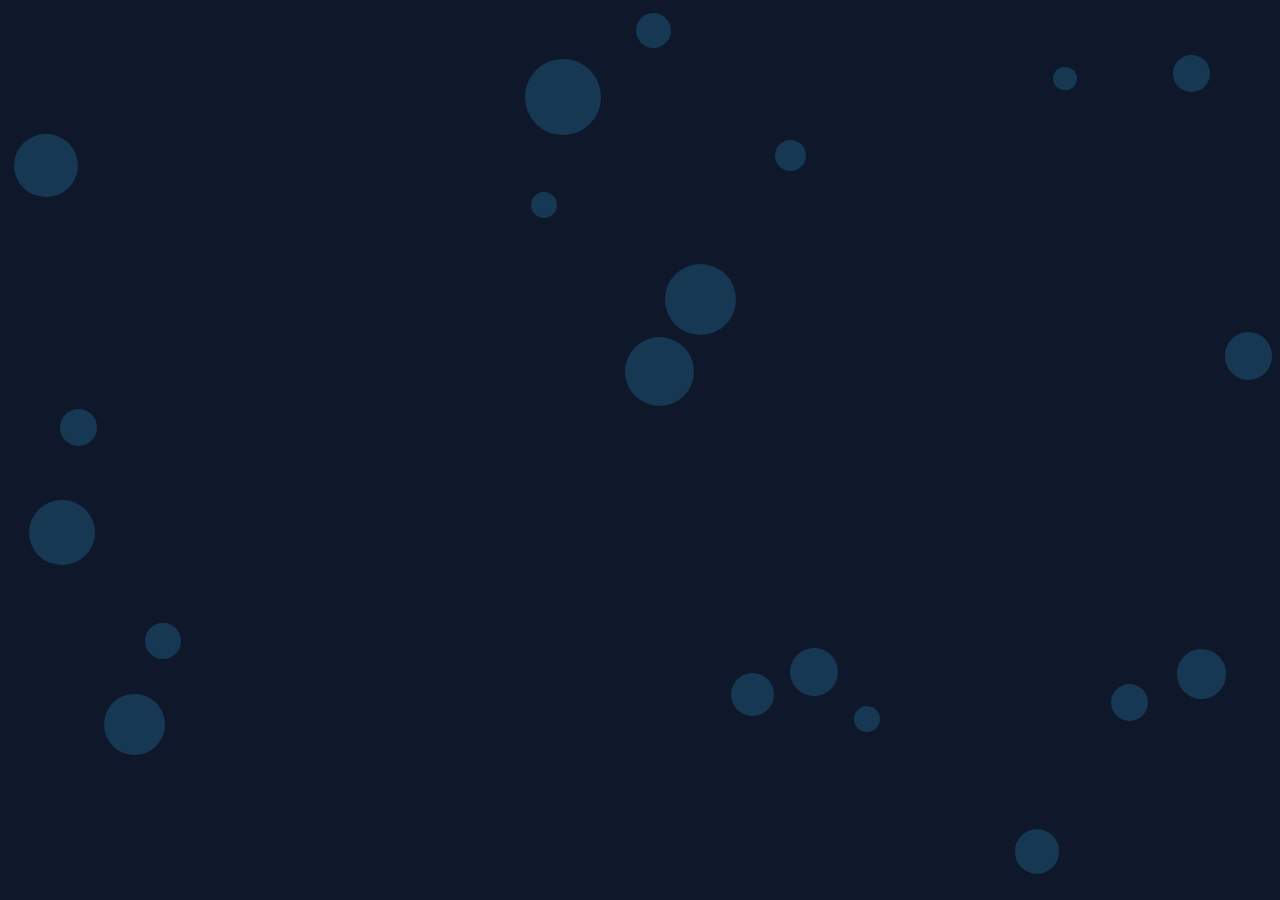
<file: ptacticas/index.html>
<!DOCTYPE html>
<html lang="es">
<head>
    <meta charset="UTF-8">
    <title>Fondo Dinámico</title>
    <link rel="stylesheet" href="stile.css">
</head>
<body>
    <div class="background-container" id="bg-container"></div>
    
    <script src="fondo.js"></script>
</body>
</html>
</file>
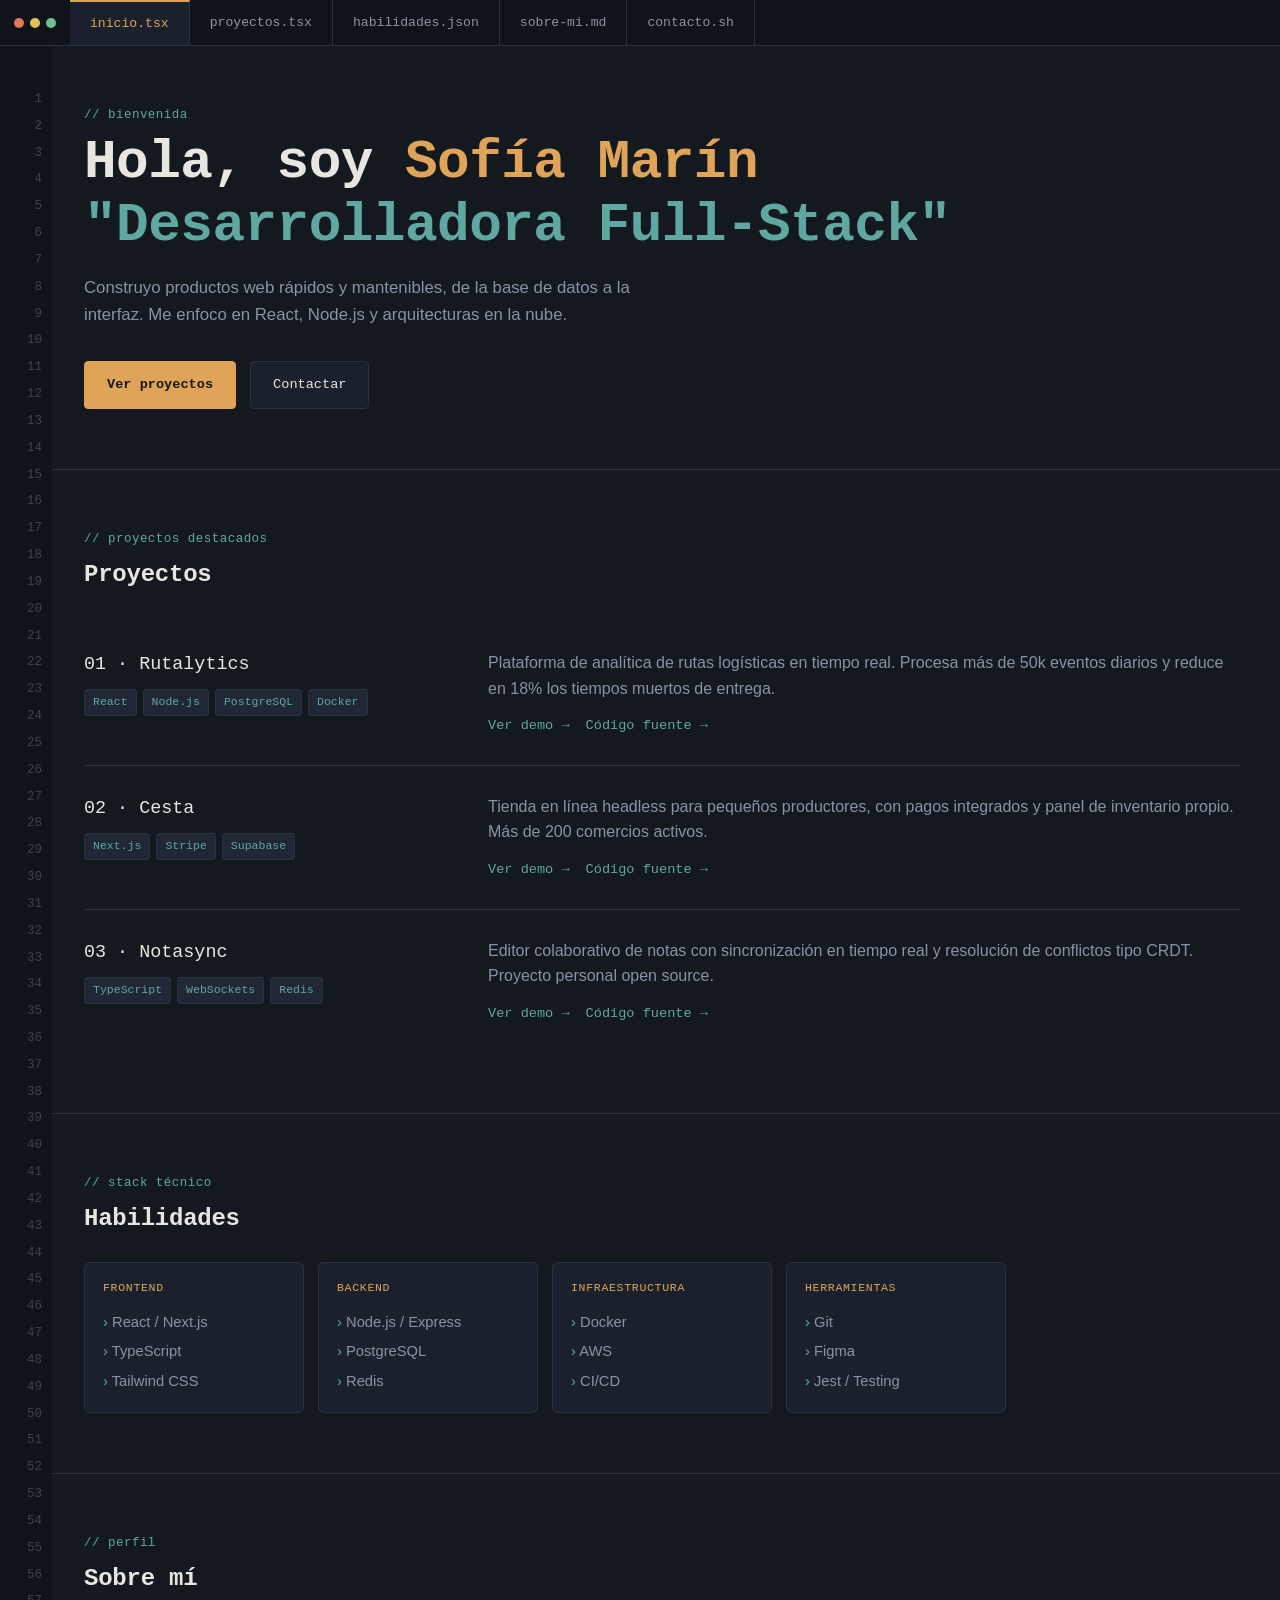
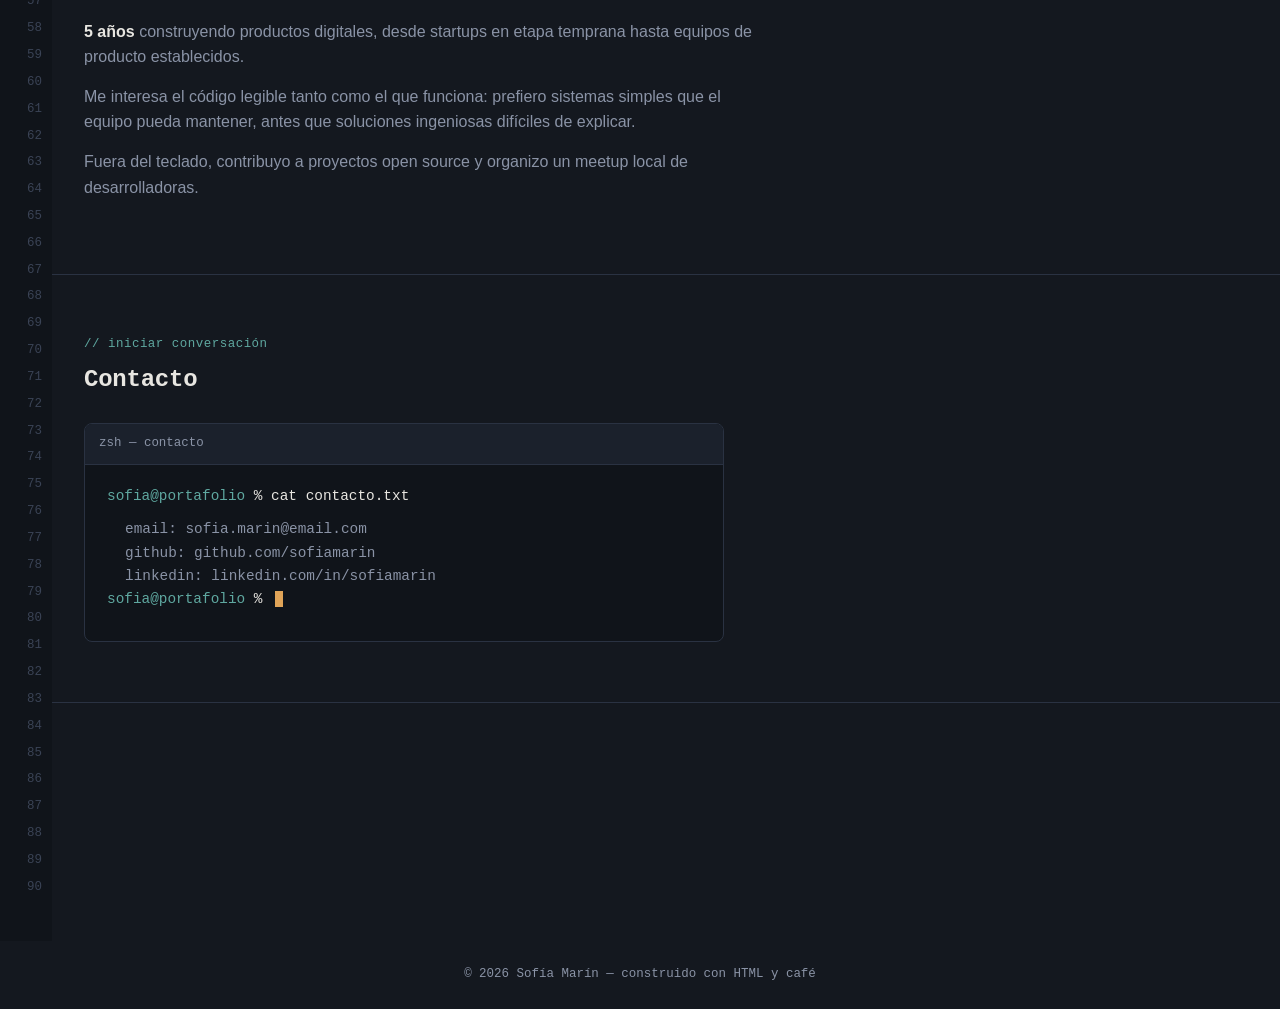
<file: portafolio/portafolio.html>
<!DOCTYPE html>
<html lang="es">
<head>
<meta charset="UTF-8">
<meta name="viewport" content="width=device-width, initial-scale=1.0">
<title>Sofía Marín — Desarrolladora Full-Stack</title>
<style>
  :root{
    --bg: #14181F;
    --panel: #1B212C;
    --panel-2: #202836;
    --gutter: #10141A;
    --text: #E8E6E1;
    --muted: #8A93A6;
    --accent: #E0A458;
    --accent-2: #5FA8A0;
    --line: #2A3242;
    --mono: 'IBM Plex Mono', 'JetBrains Mono', monospace;
    --sans: 'Inter', -apple-system, sans-serif;
  }
  *{margin:0; padding:0; box-sizing:border-box;}
  html{scroll-behavior:smooth;}
  @media (prefers-reduced-motion: reduce){
    html{scroll-behavior:auto;}
    *{animation-duration:0.001ms !important; transition-duration:0.001ms !important;}
  }
  body{
    background:var(--bg);
    color:var(--text);
    font-family:var(--sans);
    line-height:1.6;
  }
  a{color:var(--accent-2); text-decoration:none;}
  a:hover{text-decoration:underline;}
  :focus-visible{outline:2px solid var(--accent); outline-offset:2px;}

  /* Editor tab bar */
  .tabbar{
    position:sticky; top:0; z-index:50;
    display:flex; align-items:stretch;
    background:var(--gutter);
    border-bottom:1px solid var(--line);
    overflow-x:auto;
  }
  .tabbar .dots{
    display:flex; align-items:center; gap:6px;
    padding:0 14px; flex-shrink:0;
  }
  .dots span{width:10px; height:10px; border-radius:50%; background:var(--line);}
  .dots span:nth-child(1){background:#E0785A;}
  .dots span:nth-child(2){background:#E0C158;}
  .dots span:nth-child(3){background:#6FBF8F;}
  .tab{
    font-family:var(--mono);
    font-size:0.82rem;
    color:var(--muted);
    background:transparent;
    border:none;
    border-right:1px solid var(--line);
    padding:14px 20px;
    cursor:pointer;
    white-space:nowrap;
    transition:background .15s, color .15s;
  }
  .tab:hover{color:var(--text); background:var(--panel);}
  .tab.active{color:var(--accent); background:var(--panel); border-top:2px solid var(--accent);}

  /* Editor body: line-number gutter + content */
  .editor{ display:flex; }
  .gutter{
    width:52px;
    background:var(--gutter);
    color:#3A4355;
    font-family:var(--mono);
    font-size:0.78rem;
    text-align:right;
    padding:40px 10px 40px 0;
    user-select:none;
    flex-shrink:0;
    line-height:2.15;
  }
  .content{flex:1; min-width:0;}

  section{padding:60px 40px 60px 32px; border-bottom:1px solid var(--line);}
  .section-label{
    font-family:var(--mono);
    font-size:0.78rem;
    color:var(--accent-2);
    letter-spacing:0.04em;
    margin-bottom:6px;
  }
  .section-label::before{content:"// ";}

  h1,h2,h3{font-family:var(--mono); font-weight:600; letter-spacing:-0.01em;}

  /* Hero */
  .hero h1{
    font-size:clamp(2rem, 5vw, 3.4rem);
    color:var(--text);
    line-height:1.15;
  }
  .hero h1 .kw{color:var(--accent);}
  .hero h1 .str{color:var(--accent-2);}
  .hero .tagline{
    margin-top:18px; max-width:560px;
    color:var(--muted); font-size:1.05rem;
  }
  .hero .cta-row{margin-top:32px; display:flex; gap:14px; flex-wrap:wrap;}
  .btn{
    font-family:var(--mono); font-size:0.85rem;
    padding:12px 22px; border-radius:4px;
    border:1px solid var(--line);
    color:var(--text); background:var(--panel);
    transition:border-color .15s, color .15s;
  }
  .btn:hover{border-color:var(--accent); color:var(--accent); text-decoration:none;}
  .btn.primary{background:var(--accent); color:#14181F; border-color:var(--accent); font-weight:600;}
  .btn.primary:hover{background:#EDB877;}

  /* Skills */
  .skills-grid{
    display:grid; grid-template-columns:repeat(auto-fill, minmax(190px,1fr));
    gap:14px; margin-top:24px;
  }
  .skill-card{
    background:var(--panel); border:1px solid var(--line); border-radius:6px;
    padding:16px 18px;
  }
  .skill-card .cat{font-family:var(--mono); font-size:0.72rem; color:var(--accent); text-transform:uppercase; letter-spacing:0.06em;}
  .skill-card ul{list-style:none; margin-top:10px; font-size:0.92rem; color:var(--text);}
  .skill-card li{padding:3px 0; color:var(--muted);}
  .skill-card li::before{content:"› "; color:var(--accent-2);}

  /* Projects */
  .proj-list{display:flex; flex-direction:column; gap:0; margin-top:28px;}
  .proj{
    display:grid; grid-template-columns:1fr 2fr; gap:28px;
    padding:28px 0; border-top:1px solid var(--line);
  }
  .proj:first-child{border-top:none;}
  .proj-meta{font-family:var(--mono);}
  .proj-meta .name{font-size:1.15rem; color:var(--text);}
  .proj-meta .stack{margin-top:10px; display:flex; flex-wrap:wrap; gap:6px;}
  .tag{
    font-size:0.72rem; padding:3px 8px; border-radius:3px;
    background:var(--panel-2); color:var(--accent-2); border:1px solid var(--line);
  }
  .proj-desc p{color:var(--muted); margin-bottom:10px;}
  .proj-desc .links a{margin-right:16px; font-family:var(--mono); font-size:0.85rem;}

  /* About */
  .about-body{max-width:680px; margin-top:20px; color:var(--muted);}
  .about-body p{margin-bottom:14px;}
  .about-body strong{color:var(--text);}

  /* Contact / terminal */
  .terminal{
    max-width:640px; margin-top:24px;
    background:var(--gutter); border:1px solid var(--line); border-radius:8px;
    overflow:hidden;
  }
  .terminal .bar{
    background:var(--panel); padding:10px 14px;
    font-family:var(--mono); font-size:0.78rem; color:var(--muted);
    border-bottom:1px solid var(--line);
  }
  .terminal .body{padding:20px 22px; font-family:var(--mono); font-size:0.9rem;}
  .terminal .line{margin-bottom:10px; color:var(--text);}
  .terminal .prompt{color:var(--accent-2);}
  .terminal .out{color:var(--muted); margin-left:18px;}
  .cursor{
    display:inline-block; width:8px; height:16px; background:var(--accent);
    animation:blink 1s step-end infinite; vertical-align:middle; margin-left:4px;
  }
  @keyframes blink{50%{opacity:0;}}

  footer{
    padding:24px 32px; text-align:center;
    font-family:var(--mono); font-size:0.78rem; color:var(--muted);
  }

  @media (max-width:720px){
    .gutter{display:none;}
    section{padding:44px 22px;}
    .proj{grid-template-columns:1fr; gap:14px;}
  }
</style>
</head>
<body>

<nav class="tabbar" aria-label="Navegación de secciones">
  <div class="dots"><span></span><span></span><span></span></div>
  <button class="tab active" onclick="goTo('inicio')">inicio.tsx</button>
  <button class="tab" onclick="goTo('proyectos')">proyectos.tsx</button>
  <button class="tab" onclick="goTo('habilidades')">habilidades.json</button>
  <button class="tab" onclick="goTo('sobre-mi')">sobre-mi.md</button>
  <button class="tab" onclick="goTo('contacto')">contacto.sh</button>
</nav>

<div class="editor">
  <div class="gutter" aria-hidden="true" id="gutter"></div>
  <div class="content">

    <section id="inicio" class="hero">
      <div class="section-label">bienvenida</div>
      <h1>Hola, soy <span class="kw">Sofía Marín</span><br><span class="str">"Desarrolladora Full-Stack"</span></h1>
      <p class="tagline">Construyo productos web rápidos y mantenibles, de la base de datos a la interfaz. Me enfoco en React, Node.js y arquitecturas en la nube.</p>
      <div class="cta-row">
        <a class="btn primary" href="#proyectos" onclick="goTo('proyectos')">Ver proyectos</a>
        <a class="btn" href="mailto:sofia.marin@email.com">Contactar</a>
      </div>
    </section>

    <section id="proyectos">
      <div class="section-label">proyectos destacados</div>
      <h2>Proyectos</h2>
      <div class="proj-list">

        <div class="proj">
          <div class="proj-meta">
            <div class="name">01 · Rutalytics</div>
            <div class="stack">
              <span class="tag">React</span><span class="tag">Node.js</span><span class="tag">PostgreSQL</span><span class="tag">Docker</span>
            </div>
          </div>
          <div class="proj-desc">
            <p>Plataforma de analítica de rutas logísticas en tiempo real. Procesa más de 50k eventos diarios y reduce en 18% los tiempos muertos de entrega.</p>
            <div class="links">
              <a href="#">Ver demo →</a><a href="#">Código fuente →</a>
            </div>
          </div>
        </div>

        <div class="proj">
          <div class="proj-meta">
            <div class="name">02 · Cesta</div>
            <div class="stack">
              <span class="tag">Next.js</span><span class="tag">Stripe</span><span class="tag">Supabase</span>
            </div>
          </div>
          <div class="proj-desc">
            <p>Tienda en línea headless para pequeños productores, con pagos integrados y panel de inventario propio. Más de 200 comercios activos.</p>
            <div class="links">
              <a href="#">Ver demo →</a><a href="#">Código fuente →</a>
            </div>
          </div>
        </div>

        <div class="proj">
          <div class="proj-meta">
            <div class="name">03 · Notasync</div>
            <div class="stack">
              <span class="tag">TypeScript</span><span class="tag">WebSockets</span><span class="tag">Redis</span>
            </div>
          </div>
          <div class="proj-desc">
            <p>Editor colaborativo de notas con sincronización en tiempo real y resolución de conflictos tipo CRDT. Proyecto personal open source.</p>
            <div class="links">
              <a href="#">Ver demo →</a><a href="#">Código fuente →</a>
            </div>
          </div>
        </div>

      </div>
    </section>

    <section id="habilidades">
      <div class="section-label">stack técnico</div>
      <h2>Habilidades</h2>
      <div class="skills-grid">
        <div class="skill-card">
          <div class="cat">Frontend</div>
          <ul><li>React / Next.js</li><li>TypeScript</li><li>Tailwind CSS</li></ul>
        </div>
        <div class="skill-card">
          <div class="cat">Backend</div>
          <ul><li>Node.js / Express</li><li>PostgreSQL</li><li>Redis</li></ul>
        </div>
        <div class="skill-card">
          <div class="cat">Infraestructura</div>
          <ul><li>Docker</li><li>AWS</li><li>CI/CD</li></ul>
        </div>
        <div class="skill-card">
          <div class="cat">Herramientas</div>
          <ul><li>Git</li><li>Figma</li><li>Jest / Testing</li></ul>
        </div>
      </div>
    </section>

    <section id="sobre-mi">
      <div class="section-label">perfil</div>
      <h2>Sobre mí</h2>
      <div class="about-body">
        <p><strong>5 años</strong> construyendo productos digitales, desde startups en etapa temprana hasta equipos de producto establecidos.</p>
        <p>Me interesa el código legible tanto como el que funciona: prefiero sistemas simples que el equipo pueda mantener, antes que soluciones ingeniosas difíciles de explicar.</p>
        <p>Fuera del teclado, contribuyo a proyectos open source y organizo un meetup local de desarrolladoras.</p>
      </div>
    </section>

    <section id="contacto">
      <div class="section-label">iniciar conversación</div>
      <h2>Contacto</h2>
      <div class="terminal">
        <div class="bar">zsh — contacto</div>
        <div class="body">
          <div class="line"><span class="prompt">sofia@portafolio</span> % cat contacto.txt</div>
          <div class="out">email:    sofia.marin@email.com</div>
          <div class="out">github:   github.com/sofiamarin</div>
          <div class="out">linkedin: linkedin.com/in/sofiamarin</div>
          <div class="line"><span class="prompt">sofia@portafolio</span> % <span class="cursor"></span></div>
        </div>
      </div>
    </section>

  </div>
</div>

<footer>© 2026 Sofía Marín — construido con HTML y café</footer>

<script>
  function goTo(id){
    document.getElementById(id).scrollIntoView({behavior:'smooth', block:'start'});
  }

  // Line numbers in gutter
  const gutter = document.getElementById('gutter');
  const totalLines = 90;
  let lines = '';
  for(let i=1;i<=totalLines;i++){ lines += i + '<br>'; }
  gutter.innerHTML = lines;

  // Active tab highlight on scroll
  const sections = document.querySelectorAll('section[id]');
  const tabs = document.querySelectorAll('.tab');
  const map = {inicio:0, proyectos:1, habilidades:2, 'sobre-mi':3, contacto:4};
  const observer = new IntersectionObserver((entries)=>{
    entries.forEach(entry=>{
      if(entry.isIntersecting){
        tabs.forEach(t=>t.classList.remove('active'));
        const idx = map[entry.target.id];
        if(idx !== undefined) tabs[idx].classList.add('active');
      }
    });
  }, {rootMargin:'-40% 0px -55% 0px'});
  sections.forEach(s=>observer.observe(s));
</script>

</body>
</html>
</file>
<file: ptacticas/stile.css>
* {
    margin: 0;
    padding: 0;
    box-sizing: border-box;
}

body {
    height: 100vh;
    background-color: #0f172a;
    overflow: hidden;
}

.background-container {
    position: fixed;
    top: 0;
    left: 0;
    width: 100%;
    height: 100%;
    z-index: -1;
}

.circle {
    position: absolute;
    border-radius: 50%;
    background: rgba(56, 189, 248, 0.2);
    animation: float 8s infinite ease-in-out;
}

@keyframes float {
    0%, 100% { transform: translateY(0px); }
    50% { transform: translateY(-30px); }
}
</file>
